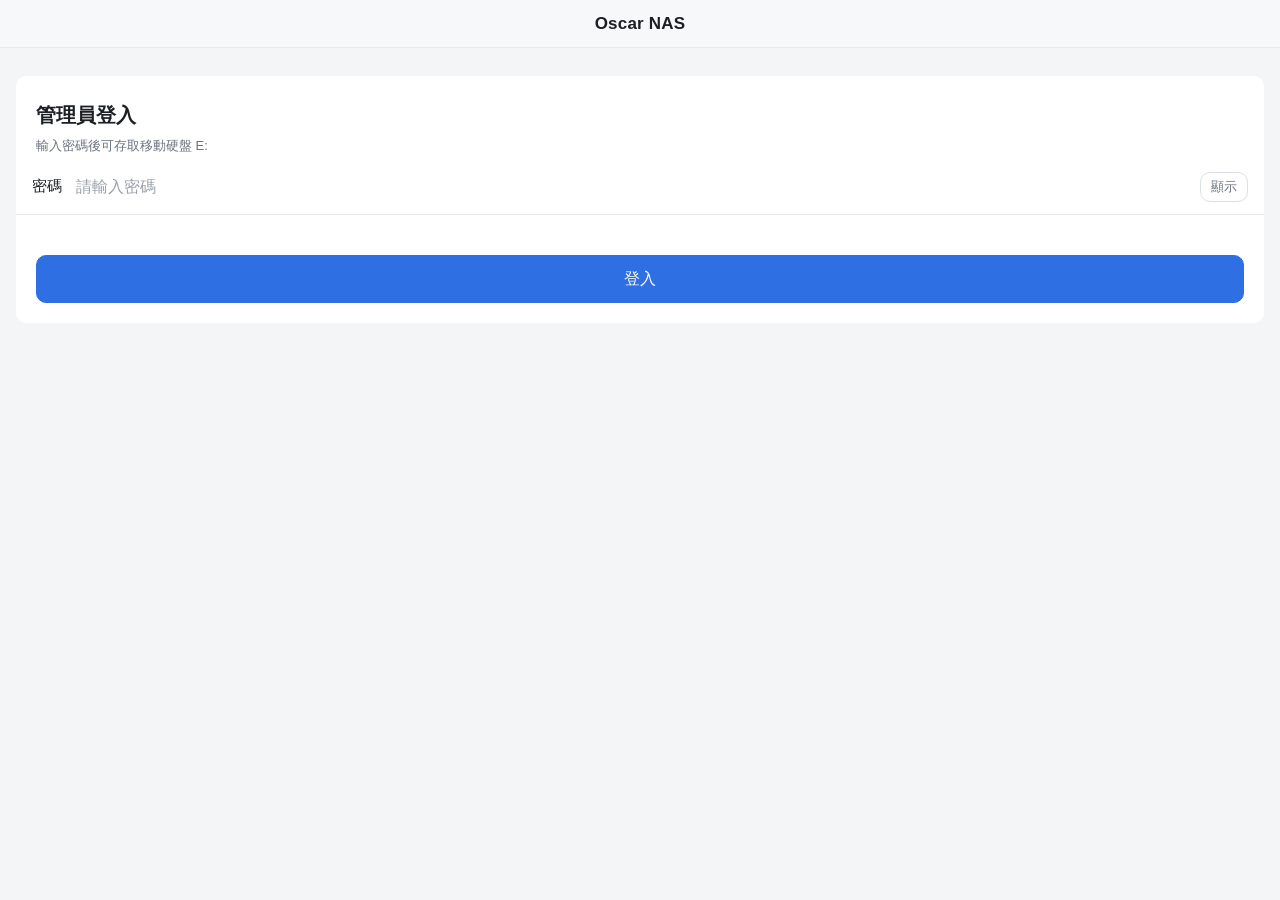
<file: index.html>
<!DOCTYPE html>
<html lang="zh-Hant">
<head>
<meta charset="utf-8">
<meta name="viewport" content="width=device-width, initial-scale=1, viewport-fit=cover">
<meta name="theme-color" content="#ededed">
<title>Oscar NAS</title>
<link rel="stylesheet" href="style.css?v=0.2.2">
</head>
<body>

<!-- WeChat-style hairline progress at the very top. Nothing else. -->
<div id="topbar"><i></i></div>

<!-- ============================ login ============================ -->
<section id="login" class="hidden">
  <div class="wx-nav"><h1>Oscar NAS</h1></div>

  <form class="wx-card" id="loginForm" autocomplete="on">
    <div class="lead">
      <h1>管理員登入</h1>
      <p>輸入密碼後可存取移動硬盤 E:</p>
    </div>

    <div class="wx-cell">
      <label for="pw">密碼</label>
      <input id="pw" type="password" inputmode="text" autocomplete="current-password"
             spellcheck="false" autocapitalize="off" placeholder="請輸入密碼">
      <button class="wx-eye" id="revealPw" type="button" aria-label="顯示或隱藏密碼">顯示</button>
    </div>

    <div class="wx-err" id="loginErr"></div>

    <div class="pad">
      <button class="btn primary" id="loginBtn" type="submit"><span class="lbl">登入</span></button>
    </div>
  </form>
</section>

<!-- ============================= app ============================= -->
<section id="app" class="hidden">
  <header class="wx-nav">
    <button class="wx-back" id="backBtn" disabled><span class="chev">‹</span>返回</button>
    <h1 id="navTitle">Oscar NAS</h1>
    <button class="wx-nav-act" id="gearBtn" title="设置" aria-label="设置">设置</button>
    <button class="wx-nav-act" id="verBtn" title="版本与更新日志">v0.0</button>
    <button class="wx-nav-act right" id="logoutBtn">登出</button>
  </header>

  <!-- A stale browser tab is the number one reason "the fix did not work". -->
  <div id="upbar" class="hidden">
    <span style="flex:1">有新版本 <b id="upver"></b>，要重新整理才會生效</span>
    <button id="upRefresh">立即更新</button>
  </div>

  <!-- load progress for THIS folder only: its direct children, not a recursive
       count of everything underneath. -->
  <div class="wx-progress hidden" id="progbar">
    <div class="bar"><i id="progbarIn"></i></div>
    <span class="tx" id="progbarTxt"></span>
  </div>

  <div id="diskbar" class="hidden">E: 硬碟未連接 — 請插好移動硬碟，插上後會自動恢復，不用重啟</div>

  <main>
    <div class="wx-pathbar">
      <div class="wx-path" id="crumbs"></div>
      <span class="wx-disk" id="disk"></span>
    </div>

    <div class="wx-toolbar">
      <button class="btn" id="upBtn"><span class="lbl">上傳檔案</span></button>
      <button class="btn" id="mkdirBtn"><span class="lbl">新建文件夾</span></button>
      <button class="btn" id="refreshBtn"><span class="lbl">重新整理</span></button>
      <input id="files" type="file" multiple class="hidden">
    </div>

    <ul class="wx-list loading" id="list">
      <li class="skel"></li><li class="skel"></li><li class="skel"></li>
      <li class="skel"></li><li class="skel"></li><li class="skel"></li>
    </ul>

    <!-- thumbnail queue status / load-more spinner -->
    <div class="wx-more hidden" id="more"></div>
  </main>

  <div id="prog" class="hidden">
    <div id="progText">準備中…</div>
    <div class="bar"><i id="progBar"></i></div>
  </div>
</section>

<div id="toast"></div>

<!-- settings + changelog share one sheet -->
<div id="sheet" aria-hidden="true">
  <div class="panel">
    <div class="phead">
      <span class="t" id="sheetTitle">设置</span>
      <button class="btn icon" id="sheetClose">关闭</button>
    </div>
    <div class="pbody" id="sheetBody"></div>
  </div>
</div>

<!-- preview sheet: images / video / audio / text / pdf open in here -->
<div id="viewer" aria-hidden="true">
  <div class="sheet">
    <div class="vhead">
      <span class="t" id="vTitle">預覽</span>
      <span class="s" id="vMeta"></span>
      <button class="btn icon" id="vDl">下載</button>
      <button class="btn icon" id="vClose">關閉</button>
    </div>
    <div class="vbody" id="vBody"></div>
    <div class="vfoot">
      <span class="note" id="vNote"></span>
      <button class="btn icon" id="vOpen">用本機程式開啟</button>
    </div>
  </div>
</div>

<script src="config.js?v=0.2.2"></script>
<script src="app.js?v=0.2.2"></script>
</body>
</html>
</file>
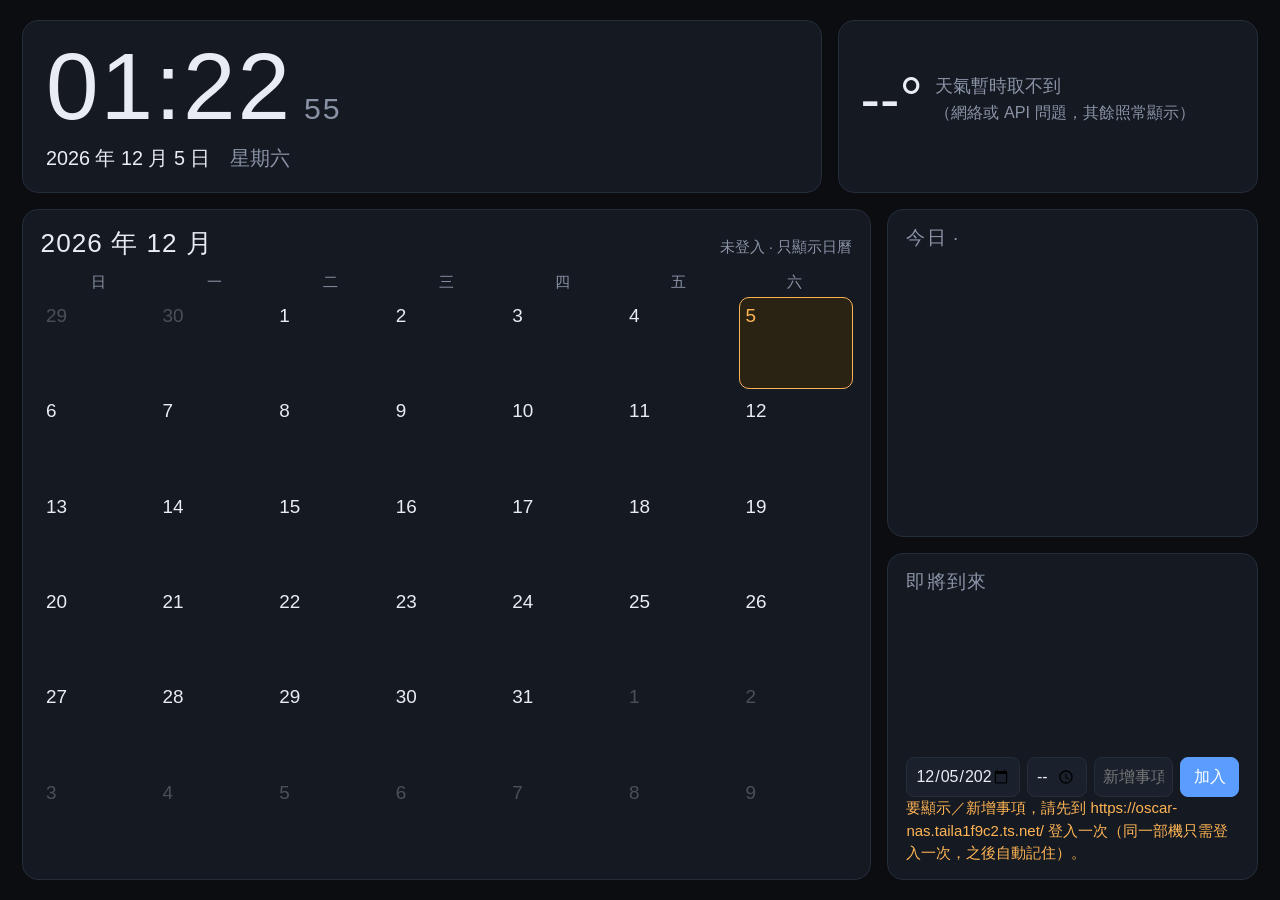
<file: calendar.html>
<!DOCTYPE html>
<html lang="zh-Hant">
<head>
<meta charset="utf-8">
<meta name="viewport" content="width=device-width, initial-scale=1">
<meta name="theme-color" content="#0b0d11">
<title>Oscar 日曆</title>
<style>
  :root{
    --bg:#0b0d11; --panel:#141922; --panel2:#1a212c; --line:#242d3a;
    --text:#e9ecf2; --dim:#8a93a6; --accent:#5b9dff;
    --today:#ffb454; --evt:#4fd1a5;
  }
  *{box-sizing:border-box}
  html,body{margin:0;height:100%;background:var(--bg);color:var(--text);
    font:16px/1.5 -apple-system,"Segoe UI","Microsoft JhengHei","PingFang HK",sans-serif;
    overflow:hidden;-webkit-font-smoothing:antialiased}
  button,input,select{font:inherit;color:inherit}
  .hidden{display:none !important}

  #root{height:100%;display:flex;flex-direction:column;padding:2.2vh 2.4vh;gap:1.8vh;cursor:none}
  #root.showcursor{cursor:default}

  .rowtop{display:flex;align-items:stretch;gap:1.8vh;flex:0 0 auto}

  .clockbox{flex:1;background:var(--panel);border:1px solid var(--line);border-radius:16px;
    padding:2vh 2.6vh;display:flex;flex-direction:column;justify-content:center}
  #clock{font-size:clamp(52px,10.5vh,124px);line-height:1;font-weight:300;
    letter-spacing:.02em;font-variant-numeric:tabular-nums}
  #clock small{font-size:.32em;color:var(--dim);margin-left:.4em;font-weight:400}
  #dateline{margin-top:1.2vh;color:var(--dim);font-size:clamp(14px,2.2vh,22px)}
  #dateline b{color:var(--text);font-weight:500}

  .wbox{flex:0 0 34%;background:var(--panel);border:1px solid var(--line);border-radius:16px;
    padding:2vh 2.4vh;display:flex;flex-direction:column;justify-content:center;gap:.6vh}
  .wnow{display:flex;align-items:center;gap:1.4vh}
  .wtemp{font-size:clamp(34px,6.5vh,74px);line-height:1;font-weight:300}
  .wdesc{font-size:clamp(13px,2vh,20px);color:var(--dim)}
  .wsub{font-size:clamp(12px,1.8vh,17px);color:var(--dim)}
  .wdays{display:flex;gap:1.6vh;margin-top:1vh;font-size:clamp(11px,1.7vh,16px);color:var(--dim)}
  .wdays div{white-space:nowrap}

  .mid{flex:1;display:flex;gap:1.8vh;min-height:0}

  .cal{flex:1;background:var(--panel);border:1px solid var(--line);border-radius:16px;
    padding:1.6vh 2vh;display:flex;flex-direction:column;min-height:0}
  .calhead{display:flex;align-items:baseline;justify-content:space-between;margin-bottom:.8vh}
  .calhead h2{margin:0;font-size:clamp(17px,2.9vh,30px);font-weight:500;letter-spacing:.04em}
  .dow{display:grid;grid-template-columns:repeat(7,1fr);text-align:center;
    font-size:clamp(11px,1.7vh,15px);color:var(--dim);padding-bottom:.5vh}
  .grid{flex:1;display:grid;grid-template-columns:repeat(7,1fr);grid-auto-rows:1fr;gap:.5vh;min-height:0}
  .cell{border-radius:9px;padding:.5vh .6vh;overflow:hidden;
    display:flex;flex-direction:column;gap:2px;min-height:0}
  .cell.other{opacity:.26}
  .cell.today{background:#2a2314;outline:1px solid var(--today)}
  .cell .d{font-size:clamp(13px,2.1vh,21px);font-weight:500;font-variant-numeric:tabular-nums}
  .cell.today .d{color:var(--today)}
  .cell .e{font-size:clamp(10px,1.55vh,14px);color:#0d1117;background:var(--evt);
    border-radius:4px;padding:1px 5px;overflow:hidden;text-overflow:ellipsis;white-space:nowrap}

  .side{flex:0 0 30%;display:flex;flex-direction:column;gap:1.8vh;min-height:0}
  .pane{flex:1;background:var(--panel);border:1px solid var(--line);border-radius:16px;
    padding:1.6vh 2vh;display:flex;flex-direction:column;min-height:0}
  .pane h3{margin:0 0 .9vh;font-size:clamp(13px,2.1vh,19px);font-weight:500;color:var(--dim);
    letter-spacing:.06em;text-transform:uppercase}
  .evlist{flex:1;overflow:auto;display:flex;flex-direction:column;gap:.7vh;min-height:0}
  .ev{display:flex;gap:1vh;align-items:baseline;font-size:clamp(12px,1.9vh,17px)}
  .ev .t{color:var(--accent);font-variant-numeric:tabular-nums;flex:0 0 auto}
  .ev .n{flex:1;min-width:0;overflow:hidden;text-overflow:ellipsis;white-space:nowrap}
  .ev .x{cursor:pointer;color:var(--dim);flex:0 0 auto;padding:0 .4vh;opacity:0;transition:opacity .15s}
  .ev:hover .x{opacity:1}
  .ev .x:hover{color:#ff8b8b}

  .addbar{display:flex;gap:.8vh;margin-top:1vh;flex-wrap:wrap}
  .addbar input{background:var(--panel2);border:1px solid var(--line);border-radius:8px;
    padding:.7vh .9vh;font-size:clamp(12px,1.8vh,16px);outline:none;min-width:0}
  .addbar input:focus{border-color:var(--accent)}
  .addbar .d1{flex:0 0 34%}
  .addbar .t1{flex:0 0 18%}
  .addbar .n1{flex:1}
  .addbar button{background:var(--accent);border:1px solid var(--accent);color:#fff;
    border-radius:8px;padding:.7vh 1.4vh;cursor:pointer;font-size:clamp(12px,1.8vh,16px)}
  .addbar button:active{transform:translateY(1px)}

  .note{color:var(--dim);font-size:clamp(11px,1.7vh,15px)}
  .warn{color:#ffb454;font-size:clamp(11px,1.7vh,15px)}
</style>
</head>
<body>

<div id="root" class="hidden">
  <div class="rowtop">
    <div class="clockbox">
      <div id="clock">--:--<small id="sec"></small></div>
      <div id="dateline"></div>
    </div>
    <div class="wbox" id="wbox">
      <div class="wnow">
        <div class="wtemp" id="wtemp">--°</div>
        <div>
          <div class="wdesc" id="wdesc">載入天氣…</div>
          <div class="wsub" id="wsub"></div>
        </div>
      </div>
      <div class="wdays" id="wdays"></div>
    </div>
  </div>

  <div class="mid">
    <div class="cal">
      <div class="calhead">
        <h2 id="monthTitle"></h2>
        <div class="note" id="calNote"></div>
      </div>
      <div class="dow" id="dow"></div>
      <div class="grid" id="grid"></div>
    </div>

    <div class="side">
      <div class="pane">
        <h3>今日 · <span id="todayLabel"></span></h3>
        <div class="evlist" id="todayList"></div>
      </div>
      <div class="pane">
        <h3>即將到來</h3>
        <div class="evlist" id="upList"></div>
        <div class="addbar">
          <input class="d1" id="nd" type="date">
          <input class="t1" id="nt" type="time">
          <input class="n1" id="nn" type="text" placeholder="新增事項…" maxlength="80">
          <button id="addBtn">加入</button>
        </div>
        <div class="warn" id="authWarn"></div>
      </div>
    </div>
  </div>
</div>

<pre id="boot" style="color:#8a93a6;padding:24px;font-size:13px"></pre>

<script src="config.js"></script>
<script src="calendar.js"></script>
</body>
</html>
</file>
<file: style.css>
/* =============================================================================
   Oscar NAS - light theme.

   Brief history, so nobody "helpfully" re-breaks it:
     v1  dark navy + big centred spinner card  -> user: the card looks like AI
     v2  WeChat white                          -> user: too WeChat, roll back
     v3  dark again, top hairline only         -> user: still want white
     v4  LIGHT. Clean, low-contrast, same 10px radius and same honest motion
         as the dark build. Light is NOT a recolour of WeChat: no green brand
         colour, no 4px radius, no full-row press tint, no ripple.
   Motion model that stayed throughout:
     - 2px hairline at the top is the ONLY page-level loading indicator
     - opening a folder is a page turn (out to one side, in from the other)
     - row-by-row fade is for FIRST paint and manual refresh only. During a page
       turn it is switched off, otherwise the two animations stack and it looks
       like the transition plays twice.
   ========================================================================== */

:root {
  --bg: #f4f5f7;
  --panel: #ffffff;
  --panel2: #f7f8fa;
  --surface: #ffffff;
  --surface-2: #f7f8fa;
  --line: #e7e9ed;
  --line-2: #dcdfe4;
  --ink: #1c1f24;
  --ink-2: #6b7280;
  --ink-3: #9aa1ab;
  --link: #2f6fe4;
  --accent: #2f6fe4;
  --press: #eef0f4;
  --red: #d9483d;
  --ok: #16a06a;
  --r: 10px;
  --green: #2f6fe4;
  --green-hi: #4a86ea;
  --green-lo: #2559bd;
}

* { box-sizing: border-box; }

html, body {
  margin: 0;
  padding: 0;
  background: var(--bg);
  color: var(--ink);
  font: 15px/1.5 -apple-system, BlinkMacSystemFont, "Segoe UI", "Microsoft JhengHei",
        "PingFang HK", "Helvetica Neue", Helvetica, Arial, sans-serif;
  -webkit-text-size-adjust: 100%;
  -webkit-tap-highlight-color: transparent;
}

button, input, select { font: inherit; color: inherit; }

.hidden { display: none !important; }

/* ------------------------------------------------------------------ top bar
   WeChat shows a hairline progress bar at the very top while loading.
   No spinner, no floating card, no dimmed overlay.                          */

#topbar {
  position: fixed; top: 0; left: 0; right: 0;
  height: 2px; z-index: 90;
  background: rgba(47, 111, 228, .14);
  opacity: 0; pointer-events: none;
}
#topbar.on { opacity: 1; }
#topbar i {
  display: block; height: 100%; width: 0;
  background: var(--green);
  transition: width .55s cubic-bezier(.2, .8, .3, 1), opacity .28s ease .12s;
}

/* ------------------------------------------------------------------- navbar */

.wx-nav {
  position: sticky; top: 0; z-index: 20;
  display: flex; align-items: center; gap: 6px;
  height: 48px; padding: 0 8px;
  background: var(--surface-2);
  border-bottom: 1px solid var(--line);
}
.wx-nav h1 {
  flex: 1; min-width: 0; margin: 0;
  font-size: 17px; font-weight: 600; text-align: center;
  letter-spacing: .2px;
  white-space: nowrap; overflow: hidden; text-overflow: ellipsis;
}
.wx-nav-act {
  flex: none; min-width: 54px;
  height: 34px; padding: 0 10px;
  background: transparent; border: none; border-radius: var(--r);
  color: var(--link); font-size: 15px;
  cursor: pointer;
  transition: background-color .12s ease, opacity .12s ease;
}
.wx-nav-act:active { background: var(--press); }
.wx-nav-act.right { text-align: right; }
.wx-back {
  flex: none; min-width: 54px;
  display: inline-flex; align-items: center; gap: 1px;
  height: 34px; padding: 0 10px 0 0;
  border: none; border-radius: var(--r);
  background: transparent;
  color: var(--link); font-size: 15px;
  cursor: pointer;
  transition: background-color .12s ease, opacity .12s ease;
}
.wx-back:active { background: var(--press); }
.wx-back[disabled] { opacity: .28; cursor: default; background: transparent; }
.wx-back .chev { font-size: 21px; line-height: 1; margin-top: -3px; }

/* ------------------------------------------------------------------- login */

#login { min-height: 100vh; background: var(--bg); }

.wx-card {
  margin: 28px 16px;
  background: var(--surface);
  border-radius: var(--r);
  overflow: hidden;
}
.wx-card .lead { padding: 24px 20px 4px; }
.wx-card .lead h1 { margin: 0 0 6px; font-size: 20px; font-weight: 600; }
.wx-card .lead p { margin: 0; color: var(--ink-2); font-size: 13px; }

.wx-cell {
  position: relative;
  display: flex; align-items: center;
  min-height: 52px;
  padding: 0 16px;
  border-bottom: 1px solid var(--line);
  transition: background-color .12s ease;
}
.wx-cell > label { flex: none; color: var(--ink); font-size: 15px; }
.wx-cell input {
  flex: 1; min-width: 0;
  margin-left: 14px; padding: 15px 0;
  background: transparent; border: none; outline: none;
  font-size: 16px; letter-spacing: .6px;
}
.wx-cell input::placeholder { color: var(--ink-3); letter-spacing: 0; }
.wx-cell:focus-within { background: var(--surface-2); }

.wx-eye {
  flex: none;
  height: 30px; padding: 0 10px; margin-left: 8px;
  background: transparent;
  border: 1px solid var(--line-2); border-radius: var(--r);
  color: var(--ink-2); font-size: 13px;
  cursor: pointer;
  transition: background-color .12s ease, color .12s ease, border-color .12s ease;
}
.wx-eye:active { background: var(--press); }

.wx-err { min-height: 20px; padding: 12px 20px 0; color: var(--red); font-size: 13px; }
.wx-err.show { animation: wxShake .34s ease; }
@keyframes wxShake {
  10%, 90% { transform: translateX(-1px); }
  30%, 70% { transform: translateX(3px); }
  50%      { transform: translateX(-3px); }
}
.wx-card .pad { padding: 20px; }

/* ------------------------------------------------------------------ buttons */

.btn {
  position: relative; overflow: hidden;
  display: inline-flex; align-items: center; justify-content: center; gap: 5px;
  min-height: 40px; padding: 0 16px;
  background: var(--surface);
  border: 1px solid var(--line-2); border-radius: var(--r);
  color: var(--ink); font-size: 15px;
  cursor: pointer; white-space: nowrap; user-select: none;
  transition: background-color .13s ease, border-color .13s ease,
              color .13s ease, opacity .13s ease;
}
.btn:hover { border-color: #d3d7dd; }
.btn:active { background: var(--press); }
.btn:focus-visible { outline: 2px solid var(--green); outline-offset: 1px; }
.btn[disabled] { opacity: .5; cursor: default; }

.btn.primary {
  width: 100%; min-height: 48px;
  background: var(--green); border-color: var(--green);
  color: #fff; font-size: 16px; font-weight: 500;
}
.btn.primary:hover { background: var(--green-hi); border-color: var(--green-hi); }
.btn.primary:active { background: var(--green-lo); border-color: var(--green-lo); }

.btn.icon { min-height: 30px; padding: 0 9px; font-size: 13px; color: var(--link); }
.btn.icon:hover { border-color: transparent; }
.btn.icon:active { background: var(--press); }
.btn.danger { color: var(--red); }
.btn.link { background: transparent; border: none; color: var(--link); }
.btn.link:hover { border-color: transparent; }
.btn.link:active { background: var(--press); }

.spin {
  display: inline-block;
  width: 1em; height: 1em; flex: none;
  border: 2px solid currentColor; border-right-color: transparent;
  border-radius: 50%; vertical-align: -.125em;
  animation: wxSpin .7s linear infinite;
}
@keyframes wxSpin { to { transform: rotate(360deg); } }
.btn.busy { pointer-events: none; }
.btn.busy > .lbl, .btn.busy > .ico { opacity: 0; }
.btn > .lbl, .btn > .ico { transition: opacity .1s ease; }
.btn .spin { position: absolute; top: 50%; left: 50%; margin: -.5em 0 0 -.5em; }

/* ---------------------------------------------------------------------- app */

main { padding: 0 0 96px; max-width: 660px; margin: 0 auto; }

/* Folder-level load progress. Counts the DIRECT children of the folder you are
   looking at - 20 photos + 5 folders reads as "25", not every photo buried
   inside those 5 folders. */
.wx-progress {
  display: flex; align-items: center; gap: 10px;
  max-width: 660px; margin: 10px auto 0; padding: 0 16px;
}
.wx-progress .bar {
  flex: 1; height: 4px; background: var(--line); border-radius: 2px; overflow: hidden;
}
.wx-progress .bar i {
  display: block; height: 100%; width: 0;
  background: var(--accent);
  border-radius: 2px;
  transition: width .3s cubic-bezier(.2, .8, .3, 1);
}
.wx-progress .tx {
  flex: none;
  font-size: 12.5px; color: var(--ink-2);
  font-variant-numeric: tabular-nums;
  min-width: 128px; text-align: right;
}
@media (max-width: 560px) { .wx-progress { padding: 0 12px; } }

/* Shown only while the USB drive is absent. One clear sentence beats a page
   full of failed requests. */
#diskbar {
  padding: 11px 16px;
  background: #fdf3e2;
  border-bottom: 1px solid #f0e0bd;
  color: #8a6314;
  font-size: 13px;
  text-align: center;
}

.wx-pathbar {
  display: flex; align-items: center; gap: 10px;
  padding: 0 16px;
}
.wx-path {
  flex: 1; min-width: 0;
  display: flex; flex-wrap: wrap; align-items: center; gap: 2px;
  padding: 10px 0;
  color: var(--ink-2); font-size: 13px;
  word-break: break-all;
}
.wx-disk { flex: none; color: var(--ink-2); font-size: 12px; padding: 10px 0; }
.wx-path a { color: var(--link); cursor: pointer; text-decoration: none; }
.wx-path a:active { opacity: .55; }
.wx-path .sep { opacity: .45; padding: 0 1px; }

.wx-toolbar { display: flex; gap: 8px; flex-wrap: wrap; padding: 0 16px 12px; }

ul.wx-list {
  list-style: none; margin: 0 16px; padding: 0;
  background: var(--surface);
  border-radius: var(--r);
  overflow: hidden;
}
ul.wx-list li {
  position: relative;
  display: flex; align-items: center; gap: 10px;
  min-height: 54px; padding: 9px 12px 9px 14px;
  border-bottom: 1px solid var(--line);
  background: var(--surface);
  transition: background-color .11s ease;
  animation: wxRow .22s cubic-bezier(.2, .7, .3, 1) backwards;
  animation-delay: calc(var(--i, 0) * 16ms);
}
ul.wx-list li:last-child { border-bottom: none; }
ul.wx-list li.tappable:active { background: var(--press); }
@keyframes wxRow {
  from { opacity: 0; transform: translateY(5px); }
  to   { opacity: 1; transform: none; }
}

ul.wx-list li .ico { flex: none; width: 24px; text-align: center; font-size: 19px; line-height: 1; }
ul.wx-list li .nm {
  flex: 1; min-width: 0;
  overflow: hidden; text-overflow: ellipsis; white-space: nowrap;
  font-size: 15px; color: var(--ink);
}
ul.wx-list li .sub { flex: none; color: var(--ink-2); font-size: 12px; white-space: nowrap; }
ul.wx-list li .acts { flex: none; display: flex; gap: 2px; margin-left: 4px; }
ul.wx-list li .chev { flex: none; color: var(--ink-3); font-size: 21px; line-height: 1; margin-left: 2px; }
ul.wx-list li.empty, ul.wx-list li.skel { animation: none; }
ul.wx-list li.empty { justify-content: center; color: var(--ink-2); font-size: 14px; padding: 32px 12px; }

/* Thumbnail-queue status and the load-more line. Quiet on purpose - it sits
   under the list and should never compete with the content. */
.wx-more {
  margin: 10px 16px 0;
  padding: 9px 12px;
  text-align: center;
  color: var(--ink-2);
  font-size: 12.5px;
  font-variant-numeric: tabular-nums;
}

ul.wx-list.loading { background: transparent; }
ul.wx-list.loading li.skel {
  height: 54px;
  background: linear-gradient(90deg, #f7f8fa 25%, #eceef2 37%, #f7f8fa 63%);
  background-size: 400% 100%;
  border-bottom: none;
  animation: wxSweep 1.3s ease-in-out infinite;
}
@keyframes wxSweep { from { background-position: 100% 0; } to { background-position: 0 0; } }

/* ------------------------------------------------------------------ progress */

#prog {
  position: fixed; left: 0; right: 0; bottom: 0; z-index: 30;
  background: var(--surface);
  border-top: 1px solid var(--line);
  padding: 10px 16px 12px;
  font-size: 13px; color: var(--ink-2);
}
#prog .bar { height: 3px; margin-top: 8px; background: var(--line); border-radius: 2px; overflow: hidden; }
#prog .bar i { display: block; height: 100%; width: 0; background: var(--green); transition: width .16s ease; }

/* --------------------------------------------------------------------- toast */

#toast {
  position: fixed; left: 50%; bottom: 32px; z-index: 40;
  max-width: 82vw;
  transform: translate(-50%, 12px);
  padding: 11px 18px;
  background: rgba(34, 41, 51, .97);
  border: 1px solid var(--line);
  border-radius: var(--r);
  color: #fff; font-size: 14px; text-align: center;
  opacity: 0; pointer-events: none;
  transition: opacity .18s ease, transform .22s cubic-bezier(.2, .8, .3, 1);
}
#toast.on { opacity: 1; transform: translate(-50%, 0); }
#toast.err { background: rgba(226, 84, 74, .96); border-color: var(--red); }

/* ------------------------------------------- thumbnails & file-type icons

   Real thumbnails for images, a real first frame for video, hand-drawn inline
   SVG for everything else. Deliberately NOT emoji: an emoji renders differently
   on every platform and reads as decoration rather than as a file type.       */

ul.wx-list li .ico {
  flex: none; width: 38px; height: 38px; position: relative;
  display: flex; align-items: center; justify-content: center;
  border-radius: 7px; overflow: hidden;
  background: var(--panel2);
  color: var(--ink-3);
}
ul.wx-list li .ico svg { width: 21px; height: 21px; display: block; }
ul.wx-list li .ico img,
ul.wx-list li .ico video {
  width: 100%; height: 100%; object-fit: cover; display: block; background: var(--panel2);
}
ul.wx-list li .ico.t-word  { background: #e8f0fd; color: #2b579a; }
ul.wx-list li .ico.t-ppt   { background: #fdeee8; color: #c43e1c; }
ul.wx-list li .ico.t-xls   { background: #e6f4ea; color: #1d6f42; }
ul.wx-list li .ico.t-pdf   { background: #fdecec; color: #c0392b; }
ul.wx-list li .ico.t-text  { background: #eef1f5; color: #5a6472; }
ul.wx-list li .ico.t-audio { background: #f3ecfd; color: #6b3fc4; }
ul.wx-list li .ico.t-video { background: #e9f2fd; color: #1f6fb2; }
ul.wx-list li .ico.t-zip   { background: #fdf3e2; color: #a3701a; }
ul.wx-list li .ico.t-dir   { background: #fdf3e2; color: #c08a1e; }

/* A cover the box could not produce: the file is damaged, or it is a format
   neither the box nor the browser can decode. Drawn, never requested - the row
   says so instead of showing an empty square that looks like it is still
   loading. The title on the row spells it out. */
ul.wx-list li[data-nocover] .ico svg { opacity: .4 }
ul.wx-list li[data-nocover] .ico::after {
  content: '!'; position: absolute; right: 1px; bottom: 1px;
  width: 14px; height: 14px; border-radius: 50%;
  background: var(--red, #d9483d); color: #fff;
  font: 700 10px/14px -apple-system, "Segoe UI", "Microsoft JhengHei", sans-serif;
  text-align: center;
}

/* Row-by-row fade belongs to first paint and manual refresh only. A page turn
   sets this class, otherwise it stacks on top of the slide and the transition
   looks like it plays twice. */
ul.wx-list.no-row-anim li { animation: none; }

/* ----------------------------------------------------------------- preview */

#viewer {
  position: fixed; inset: 0; z-index: 60;
  display: flex; align-items: center; justify-content: center;
  padding: 20px;
  background: rgba(18, 20, 24, .68);
  opacity: 0; pointer-events: none;
  transition: opacity .2s ease;
}
#viewer.on { opacity: 1; pointer-events: auto; }
#viewer .sheet {
  width: min(1100px, 96vw); height: min(80vh, 760px);
  display: flex; flex-direction: column;
  background: var(--panel);
  border: 1px solid var(--line);
  border-radius: 14px;
  overflow: hidden;
  transform: translateY(18px) scale(.985);
  transition: transform .24s cubic-bezier(.2, .8, .3, 1);
}
#viewer.on .sheet { transform: none; }
#viewer .vhead {
  display: flex; align-items: center; gap: 10px;
  padding: 10px 12px 10px 16px;
  background: var(--panel2);
  border-bottom: 1px solid var(--line);
}
#viewer .vhead .t {
  flex: 1; min-width: 0;
  font-size: 14px; font-weight: 500;
  white-space: nowrap; overflow: hidden; text-overflow: ellipsis;
}
#viewer .vhead .s { flex: none; color: var(--ink-2); font-size: 12px; }
#viewer .vbody {
  flex: 1; min-height: 0;
  display: flex; align-items: center; justify-content: center;
  background: #101216;
  overflow: auto;
}
#viewer .vbody.sheet-pad { background: var(--panel); align-items: stretch; justify-content: stretch; }
#viewer .vbody img,
#viewer .vbody video { max-width: 100%; max-height: 100%; object-fit: contain; display: block; }
#viewer .vbody video { width: 100%; background: #000; }
#viewer .vbody iframe { width: 100%; height: 100%; border: 0; background: #fff; }
#viewer .vbody audio { width: min(560px, 92%); margin: auto; }
#viewer .vbody pre {
  margin: 0; padding: 18px 20px; width: 100%; height: 100%;
  overflow: auto; background: var(--panel); color: var(--ink);
  font: 13px/1.65 ui-monospace, Consolas, "Courier New", monospace;
  white-space: pre-wrap; word-break: break-word;
}
#viewer .vbody .none { margin: auto; color: #aeb5c0; font-size: 13px; text-align: center; padding: 24px; }
#viewer .vbody .none .big { font-size: 15px; color: #e6e8ee; margin: 8px 0; }

/* loading / oversized states, dressed in the same icon + colour language */
#viewer .vload {
  margin: auto;
  display: flex; flex-direction: column; align-items: center; gap: 14px;
  color: #aeb5c0; font-size: 13px; text-align: center; padding: 24px;
}
#viewer .vload .tx { max-width: 30em; }
#viewer .vload .ic,
#viewer .vbody .none .ic {
  width: 46px; height: 46px;
  display: flex; align-items: center; justify-content: center;
  border-radius: 11px;
  background: rgba(255, 255, 255, .07);
  color: #cdd3dc;
}
#viewer .vload .ic svg,
#viewer .vbody .none .ic svg { width: 26px; height: 26px; }
/* determinate progress for the full-size image download */
#viewer .vload .lbar {
  width: min(240px, 60vw); height: 4px;
  background: rgba(255, 255, 255, .16);
  border-radius: 2px; overflow: hidden;
}
#viewer .vload .lbar i {
  display: block; height: 100%; width: 0;
  background: var(--green);
  transition: width .18s ease;
}
#viewer .vload .ic.t-word, #viewer .vbody .none .ic.t-word { background: #e8f0fd; color: #2b579a; }
#viewer .vload .ic.t-ppt,  #viewer .vbody .none .ic.t-ppt  { background: #fdeee8; color: #c43e1c; }
#viewer .vload .ic.t-xls,  #viewer .vbody .none .ic.t-xls  { background: #e6f4ea; color: #1d6f42; }
#viewer .vload .ic.t-pdf,  #viewer .vbody .none .ic.t-pdf  { background: #fdecec; color: #c0392b; }
#viewer .vload .ic.t-zip,  #viewer .vbody .none .ic.t-zip  { background: #fdf3e2; color: #a3701a; }
#viewer .vload .ic.t-audio,#viewer .vbody .none .ic.t-audio{ background: #f3ecfd; color: #6b3fc4; }
#viewer .vload .ic.t-video,#viewer .vbody .none .ic.t-video{ background: #e9f2fd; color: #1f6fb2; }
#viewer .vfoot {
  display: flex; align-items: center; gap: 8px;
  padding: 10px 12px;
  background: var(--panel2);
  border-top: 1px solid var(--line);
}
#viewer .vfoot .note { flex: 1; color: var(--ink-3); font-size: 12px; }

/* ------------------------------------------------- settings / changelog sheet */

#sheet {
  position: fixed; inset: 0; z-index: 55;
  display: flex; align-items: center; justify-content: center;
  padding: 20px;
  background: rgba(18, 20, 24, .55);
  opacity: 0; pointer-events: none;
  transition: opacity .2s ease;
}
#sheet.on { opacity: 1; pointer-events: auto; }
#sheet .panel {
  width: min(620px, 96vw); max-height: min(80vh, 700px);
  display: flex; flex-direction: column;
  background: var(--panel);
  border: 1px solid var(--line);
  border-radius: 12px;
  overflow: hidden;
  transform: translateY(16px) scale(.99);
  transition: transform .24s cubic-bezier(.2, .8, .3, 1);
}
#sheet.on .panel { transform: none; }
#sheet .phead {
  display: flex; align-items: center; gap: 10px;
  padding: 12px 12px 12px 18px;
  background: var(--panel-2);
  border-bottom: 1px solid var(--line);
}
#sheet .phead .t { flex: 1; font-size: 15px; font-weight: 600; }
#sheet .pbody { flex: 1; min-height: 0; overflow: auto; }

.wx-group { border-bottom: 8px solid var(--page); background: var(--panel); }
.wx-group:last-child { border-bottom: none; }
.wx-group > .gt {
  padding: 12px 16px 6px;
  font-size: 12px; color: var(--ink-2);
}
.wx-opt {
  display: flex; align-items: center; gap: 10px;
  min-height: 50px; padding: 8px 16px;
  border-top: 1px solid var(--line);
  cursor: pointer;
  transition: background-color .12s ease;
}
.wx-opt:active { background: var(--press); }
.wx-opt .lbl { flex: 1; min-width: 0; }
.wx-opt .lbl b { display: block; font-size: 15px; font-weight: 400; color: var(--ink); }
.wx-opt .lbl small { display: block; font-size: 12px; color: var(--ink-2); margin-top: 2px; }
.wx-opt .mark { flex: none; color: var(--green); font-size: 15px; width: 20px; text-align: center; }
.wx-opt[data-on] .mark { color: var(--green); }
.wx-opt.busy { opacity: .5; pointer-events: none; }
/* Destructive actions read as destructive, the way Android colours them. */
.wx-opt.danger .lbl b { color: var(--red); }

/* ---- a setting that has several values ------------------------------------
   Android's model, which is what the user asked for: the row shows ONLY the
   value that is currently selected, plus a down arrow. Tapping it unfolds the
   list. Exactly one list may be open at a time - the JavaScript guarantees it,
   so the CSS only has to describe the two states.                          */
.wx-sel { border-top: 1px solid var(--line); }
.wx-srow {
  display: flex; align-items: center; gap: 10px;
  min-height: 50px; padding: 8px 16px;
  cursor: pointer;
  transition: background-color .12s ease, opacity .15s ease;
  -webkit-tap-highlight-color: transparent;
}
.wx-srow:active { background: var(--press); }
.wx-srow.busy { opacity: .5; pointer-events: none; }
.wx-srow .lbl { flex: 1; min-width: 0; }
.wx-srow .lbl b { display: block; font-size: 15px; font-weight: 400; color: var(--ink); }
.wx-srow .lbl small { display: block; font-size: 12px; color: var(--ink-2); margin-top: 2px; }
.wx-srow .val {
  flex: none; max-width: 54%;
  overflow: hidden; text-overflow: ellipsis; white-space: nowrap;
  font-size: 14px; color: var(--ink-2);
}
/* The arrow is drawn, not typed: the ▼ glyph renders differently in every font
   and sits on the baseline, which reads as a stray character. */
.wx-srow .arw {
  flex: none; width: 9px; height: 9px; margin: 0 2px 4px 2px;
  border-right: 1.7px solid var(--ink-3);
  border-bottom: 1.7px solid var(--ink-3);
  transform: rotate(45deg);
  transition: transform .22s cubic-bezier(.2, .8, .3, 1);
}
.wx-sel.open .wx-srow .arw { transform: rotate(225deg); }

/* --mh is set inline per row from the number of choices, so a long list still
   animates fully open instead of being clipped by a fixed max-height. */
.wx-menu {
  max-height: 0; overflow: hidden;
  background: var(--panel2);
  transition: max-height .24s cubic-bezier(.2, .8, .3, 1);
}
.wx-sel.open .wx-menu { max-height: var(--mh, 420px); }
.wx-menu .wx-opt { min-height: 46px; }
.wx-menu .wx-opt:first-child { border-top: none; }
.wx-menu .wx-opt .lbl b { font-size: 14px; }

.wx-note { padding: 12px 16px; font-size: 12.5px; color: var(--ink-2); line-height: 1.6; }
.wx-note code { font-family: ui-monospace, Consolas, monospace; font-size: 12px; }

.wx-log { padding: 4px 16px 20px; }
.wx-log .vline { display: flex; align-items: baseline; gap: 10px; padding: 14px 0 6px; }
.wx-log .vline b { font-size: 16px; }
.wx-log .vline span { color: var(--ink-2); font-size: 12px; }
.wx-log ul { margin: 0; padding-left: 20px; }
.wx-log li { font-size: 13.5px; line-height: 1.75; color: var(--ink); }

.wx-empty { padding: 30px 16px; text-align: center; color: var(--ink-2); font-size: 13px; }

/* A stale tab is the single most common reason a fix "does not work". Say so,
   loudly, instead of leaving the user wondering. */
#upbar {
  display: flex; align-items: center; gap: 10px;
  padding: 10px 16px;
  background: #e8f0fd; color: #2b579a;
  font-size: 13px;
}
#upbar .btn { min-height: 30px; padding: 0 12px; font-size: 13px; background: #2b579a; border-color: #2b579a; color: #fff; }
#upbar .btn:active { background: #1f4496; }

@media (max-width: 560px) {
  #sheet { padding: 0; }
  #sheet .panel { width: 100vw; max-height: 100vh; height: 100vh; border-radius: 0; border: 0; }
  .wx-nav-act { min-width: 42px; padding: 0 6px; font-size: 14px; }
}

@media (max-width: 560px) {
  ul.wx-list { margin: 0 12px; }
  .wx-toolbar { padding: 0 12px 12px; }
  .wx-pathbar { padding: 0 12px; }
  ul.wx-list li .sub.size { display: none; }
  #viewer { padding: 0; }
  #viewer .sheet { width: 100vw; height: 100vh; border-radius: 0; border: 0; }
}

/* The OS asked for less motion: keep every state change, drop the travel. */
@media (prefers-reduced-motion: reduce) {
  *, *::before, *::after {
    animation-duration: .001ms !important;
    animation-iteration-count: 1 !important;
    transition-duration: .001ms !important;
  }
}
</file>
